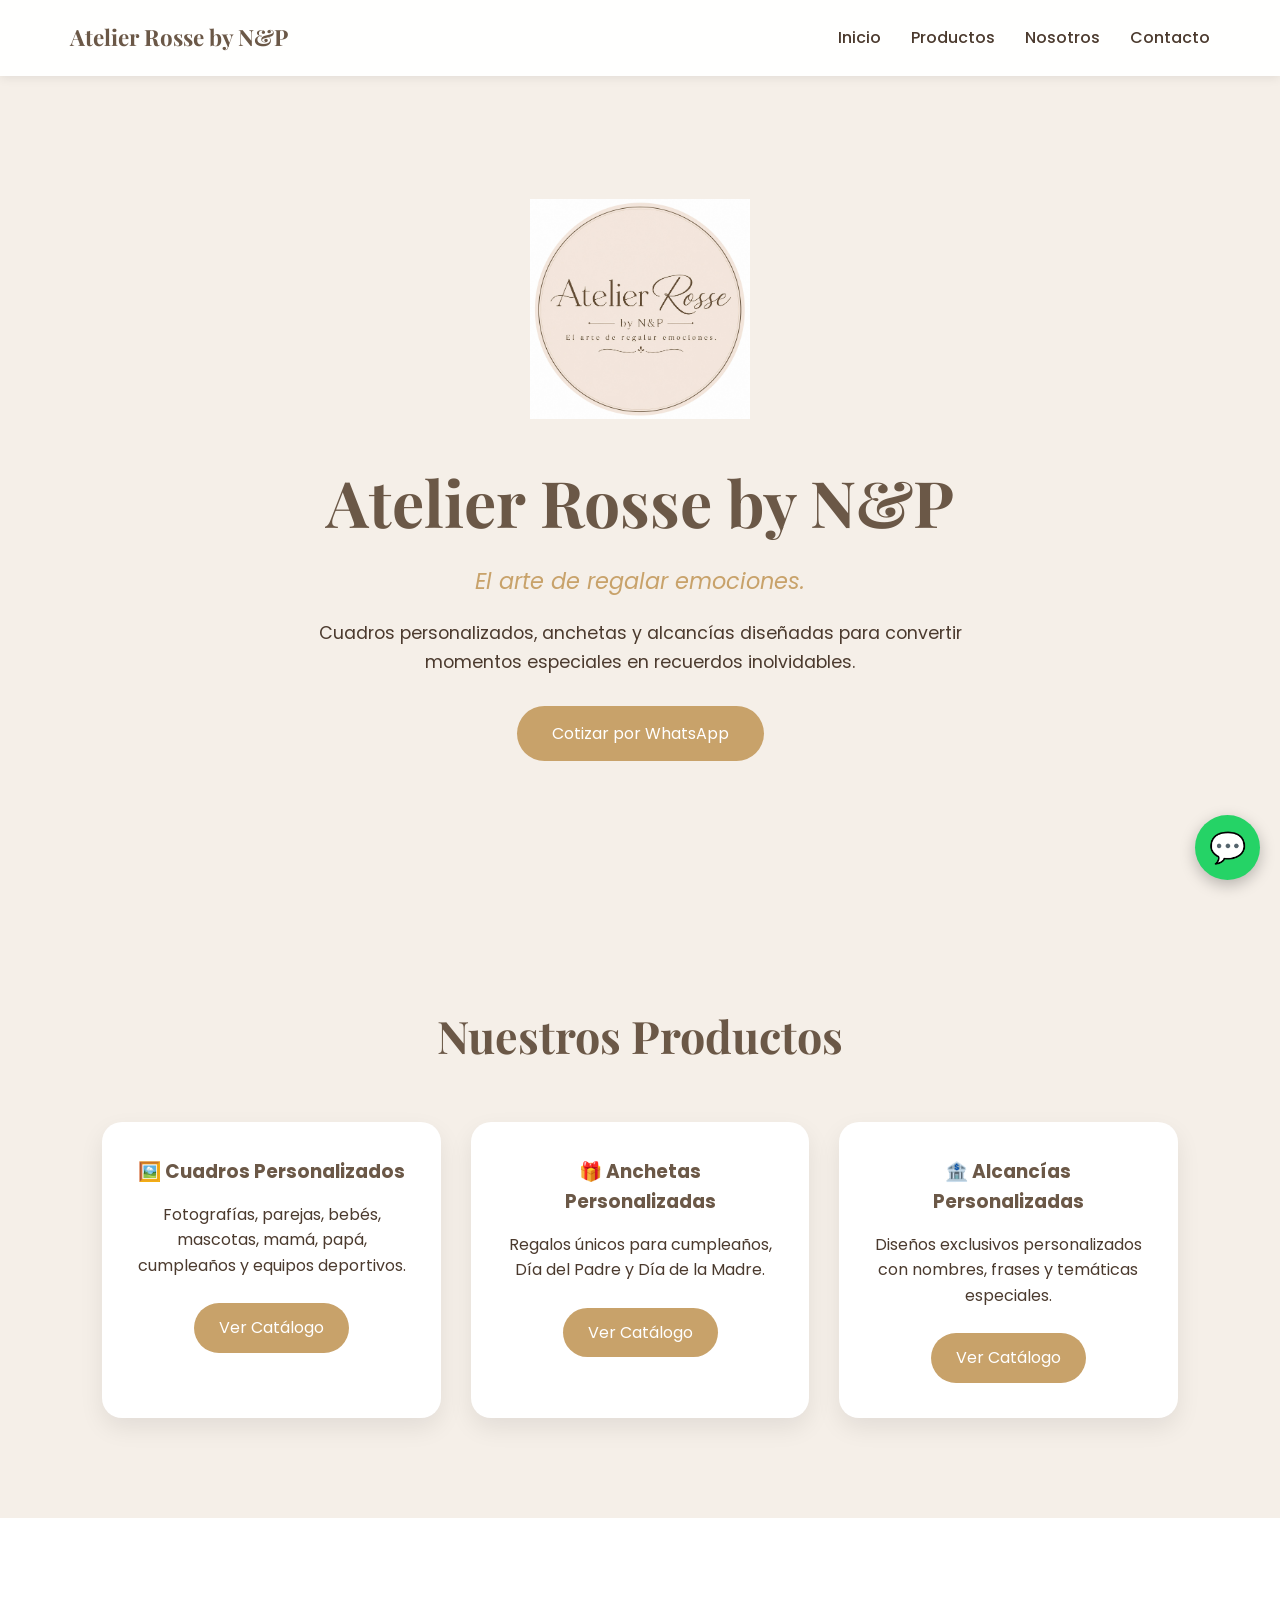
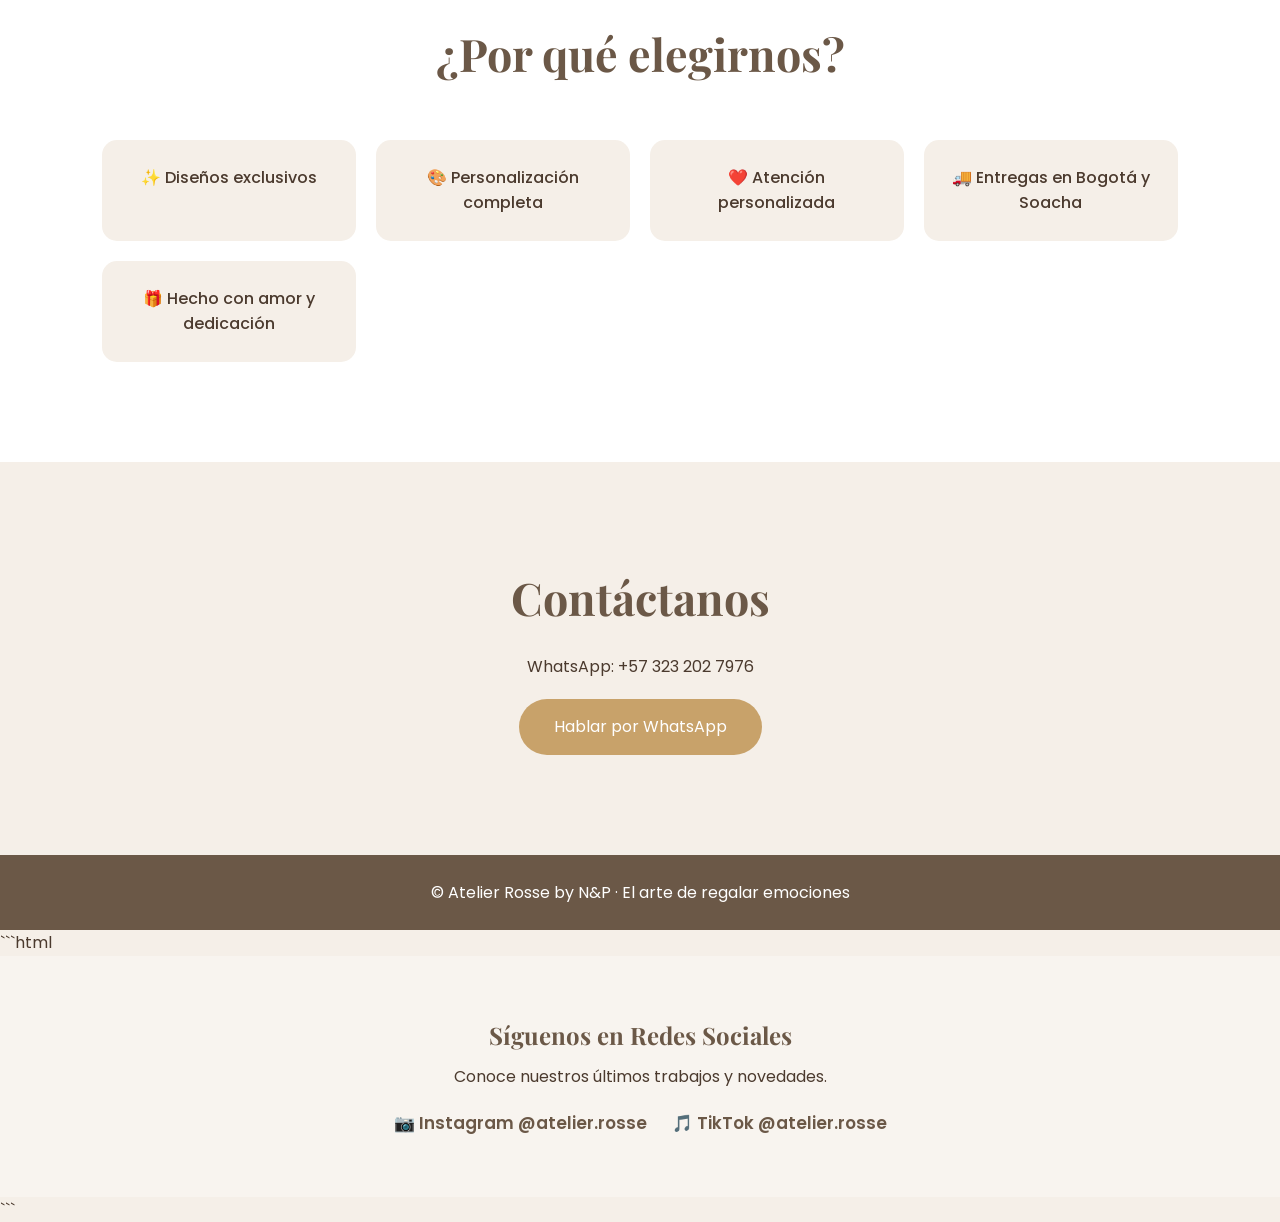
<file: index.html>
<!DOCTYPE html>
<html lang="es">

<head>
    <meta charset="UTF-8">
    <meta name="viewport" content="width=device-width, initial-scale=1.0">
    <title>Atelier Rosse by N&P</title>

    <link rel="stylesheet" href="css/style.css">

    <link href="https://fonts.googleapis.com/css2?family=Playfair+Display:wght@400;600;700&family=Poppins:wght@300;400;500;600&display=swap" rel="stylesheet">
</head>

<body>

    <!-- HEADER -->

    <header class="header">

        <nav class="navbar">

            <div class="logo-nav">
                Atelier Rosse by N&P
            </div>

            <ul class="menu">

                <li><a href="#inicio">Inicio</a></li>
                <li><a href="#productos">Productos</a></li>
                <li><a href="#beneficios">Nosotros</a></li>
                <li><a href="#contacto">Contacto</a></li>

            </ul>

        </nav>

    </header>

    <!-- HERO -->

    <section id="inicio" class="hero">

        <div class="hero-content">

            <img src="imagenes/logo.png"
                 alt="Atelier Rosse"
                 class="hero-logo">

            <h1>Atelier Rosse by N&P</h1>

            <p class="slogan">
                El arte de regalar emociones.
            </p>

            <p class="descripcion">
                Cuadros personalizados, anchetas y alcancías diseñadas para convertir momentos especiales en recuerdos inolvidables.
            </p>

            <a href="https://wa.me/573232027976?text=Hola,%20vi%20los%20productos%20de%20Atelier%20Rosse%20by%20N%26P%20y%20deseo%20solicitar%20una%20cotización."
               class="btn-principal">

                Cotizar por WhatsApp

            </a>

        </div>

    </section>

    <!-- PRODUCTOS -->

    <section id="productos" class="productos">

        <h2>Nuestros Productos</h2>

        <div class="cards">

            <div class="card">

                <h3>🖼️ Cuadros Personalizados</h3>

                <p>
                    Fotografías, parejas, bebés, mascotas, mamá, papá, cumpleaños y equipos deportivos.
                </p>

                <a href="Cuadros.html" class="btn-card">
                    Ver Catálogo
                </a>

            </div>

            <div class="card">

                <h3>🎁 Anchetas Personalizadas</h3>

                <p>
                    Regalos únicos para cumpleaños, Día del Padre y Día de la Madre.
                </p>

                <a href="Anchetas.html" class="btn-card">
                    Ver Catálogo
                </a>

            </div>

            <div class="card">

                <h3>🏦 Alcancías Personalizadas</h3>

                <p>
                    Diseños exclusivos personalizados con nombres, frases y temáticas especiales.
                </p>

                <a href="Alcancias.html" class="btn-card">
                    Ver Catálogo
                </a>

            </div>

        </div>

    </section>

    <!-- BENEFICIOS -->

    <section id="beneficios" class="beneficios">

        <h2>¿Por qué elegirnos?</h2>

        <div class="beneficios-grid">

            <div class="beneficio">
                ✨ Diseños exclusivos
            </div>

            <div class="beneficio">
                🎨 Personalización completa
            </div>

            <div class="beneficio">
                ❤️ Atención personalizada
            </div>

            <div class="beneficio">
                🚚 Entregas en Bogotá y Soacha
            </div>

            <div class="beneficio">
                🎁 Hecho con amor y dedicación
            </div>

        </div>

    </section>

    <!-- CONTACTO -->

    <section id="contacto" class="contacto">

        <h2>Contáctanos</h2>

        <p>WhatsApp: +57 323 202 7976</p>

        <a href="https://wa.me/573232027976"
           class="btn-principal">

            Hablar por WhatsApp

        </a>

    </section>

    <!-- FOOTER -->

    <footer class="footer">

        © Atelier Rosse by N&P · El arte de regalar emociones

    </footer>

    <!-- BOTON WHATSAPP -->

    <a href="https://wa.me/573232027976"
       class="whatsapp">

        💬

    </a>

</body>
```html
<footer class="footer-redes">

    <h2>Síguenos en Redes Sociales</h2>

    <p>Conoce nuestros últimos trabajos y novedades.</p>

    <div class="social-links">

        <a href="https://instagram.com/atelier.rosse" target="_blank">
            📷 Instagram @atelier.rosse
        </a>

        <a href="https://tiktok.com/@atelier.rosse" target="_blank">
            🎵 TikTok @atelier.rosse
        </a>

    </div>

</footer>
```

</html>
</file>
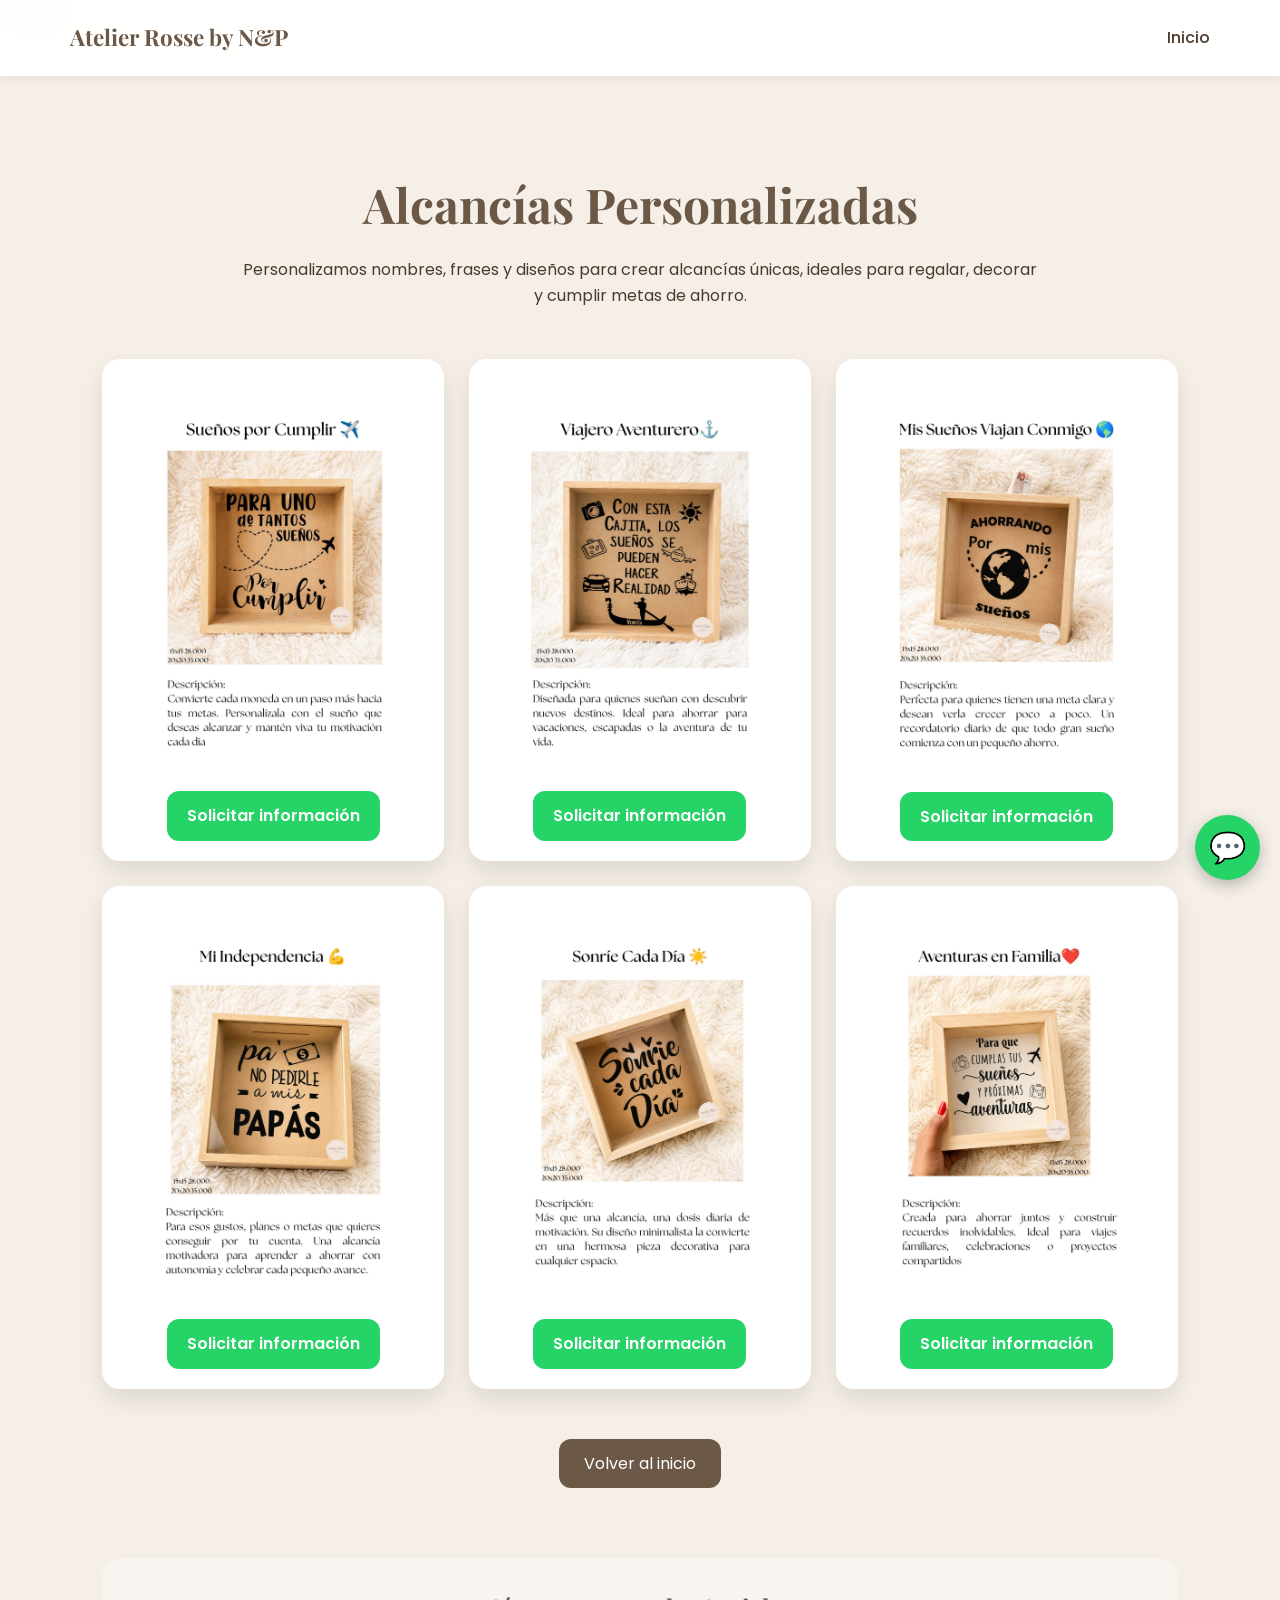
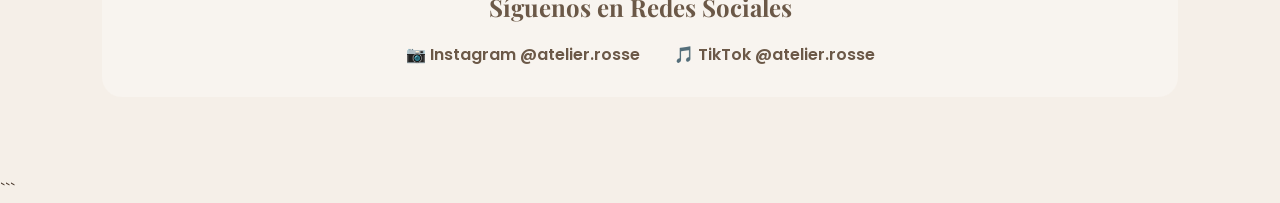
<file: Alcancias.html>
```html
<!DOCTYPE html>
<html lang="es">

<head>
    <meta charset="UTF-8">
    <meta name="viewport" content="width=device-width, initial-scale=1.0">
    <title>Alcancías Personalizadas | Atelier Rosse by N&P</title>

    <link rel="stylesheet" href="css/style.css">

    <link href="https://fonts.googleapis.com/css2?family=Playfair+Display:wght@400;600;700&family=Poppins:wght@300;400;500;600&display=swap"
        rel="stylesheet">

    <style>

        .catalogo{
            padding:140px 8% 80px;
        }

        .catalogo h1{
            text-align:center;
            font-family:'Playfair Display',serif;
            color:#6B5847;
            margin-bottom:15px;
            font-size:3rem;
        }

        .catalogo p{
            text-align:center;
            margin-bottom:50px;
            max-width:800px;
            margin-left:auto;
            margin-right:auto;
        }

        .grid{
            display:grid;
            grid-template-columns:repeat(auto-fit,minmax(260px,1fr));
            gap:25px;
        }

        .card{
            background:#fff;
            border-radius:18px;
            overflow:hidden;
            box-shadow:0 10px 25px rgba(0,0,0,.10);
            transition:.3s;
            text-align:center;
            padding-bottom:20px;
        }

        .card:hover{
            transform:translateY(-8px);
        }

        .card img{
            width:100%;
            display:block;
        }

        .card a{
            display:inline-block;
            margin-top:15px;
            padding:12px 20px;
            background:#25D366;
            color:#fff;
            border-radius:12px;
            text-decoration:none;
            font-weight:600;
            transition:.3s;
        }

        .card a:hover{
            transform:scale(1.05);
        }

        .volver{
            text-align:center;
            margin-top:50px;
        }

        .btn-principal{
            padding:12px 25px;
            background:#6B5847;
            color:#fff;
            text-decoration:none;
            border-radius:12px;
            display:inline-block;
        }

        .redes{
            margin-top:70px;
            text-align:center;
            padding:30px;
            background:#f8f4ef;
            border-radius:20px;
        }

        .redes h2{
            color:#6B5847;
            margin-bottom:15px;
            font-family:'Playfair Display',serif;
        }

        .redes a{
            text-decoration:none;
            color:#6B5847;
            font-weight:600;
            margin:0 15px;
        }

    </style>

</head>

<body>

<header class="header">

    <nav class="navbar">

        <div class="logo-nav">
            Atelier Rosse by N&P
        </div>

        <ul class="menu">
            <li><a href="index.html">Inicio</a></li>
        </ul>

    </nav>

</header>

<section class="catalogo">

    <h1>Alcancías Personalizadas</h1>

    <p>
        Personalizamos nombres, frases y diseños para crear alcancías únicas,
        ideales para regalar, decorar y cumplir metas de ahorro.
    </p>

    <div class="grid" id="grid"></div>

    <div class="volver">
        <a href="index.html" class="btn-principal">
            Volver al inicio
        </a>
    </div>

    <div class="redes">
        <h2>Síguenos en Redes Sociales</h2>

        <a href="https://instagram.com/atelier.rosse" target="_blank">
            📷 Instagram @atelier.rosse
        </a>

        <a href="https://tiktok.com/@atelier.rosse" target="_blank">
            🎵 TikTok @atelier.rosse
        </a>
    </div>

</section>

<a href="https://wa.me/573232027976" class="whatsapp">
    💬
</a>

<script>

const grid = document.getElementById("grid");

for(let i = 1; i <= 6; i++){

    const mensaje = encodeURIComponent(
`Hola, estoy interesado(a) en un producto de Atelier Rosse.

Producto seleccionado: Alcancía Personalizada #${i}

📏 Medidas disponibles:
• 15x15 cm — $28.000
• 20x20 cm — $35.000

Deseo recibir más información, disponibilidad y cotización.`
    );

    const card = document.createElement("div");

    card.className = "card";

    card.innerHTML = `
        <img src="imagenes/Alcancias/${i}.jpg" alt="Alcancía Personalizada">

        <a href="https://wa.me/573232027976?text=${mensaje}" target="_blank">
            Solicitar información
        </a>
    `;

    grid.appendChild(card);
}

</script>

</body>

</html>
```
</file>
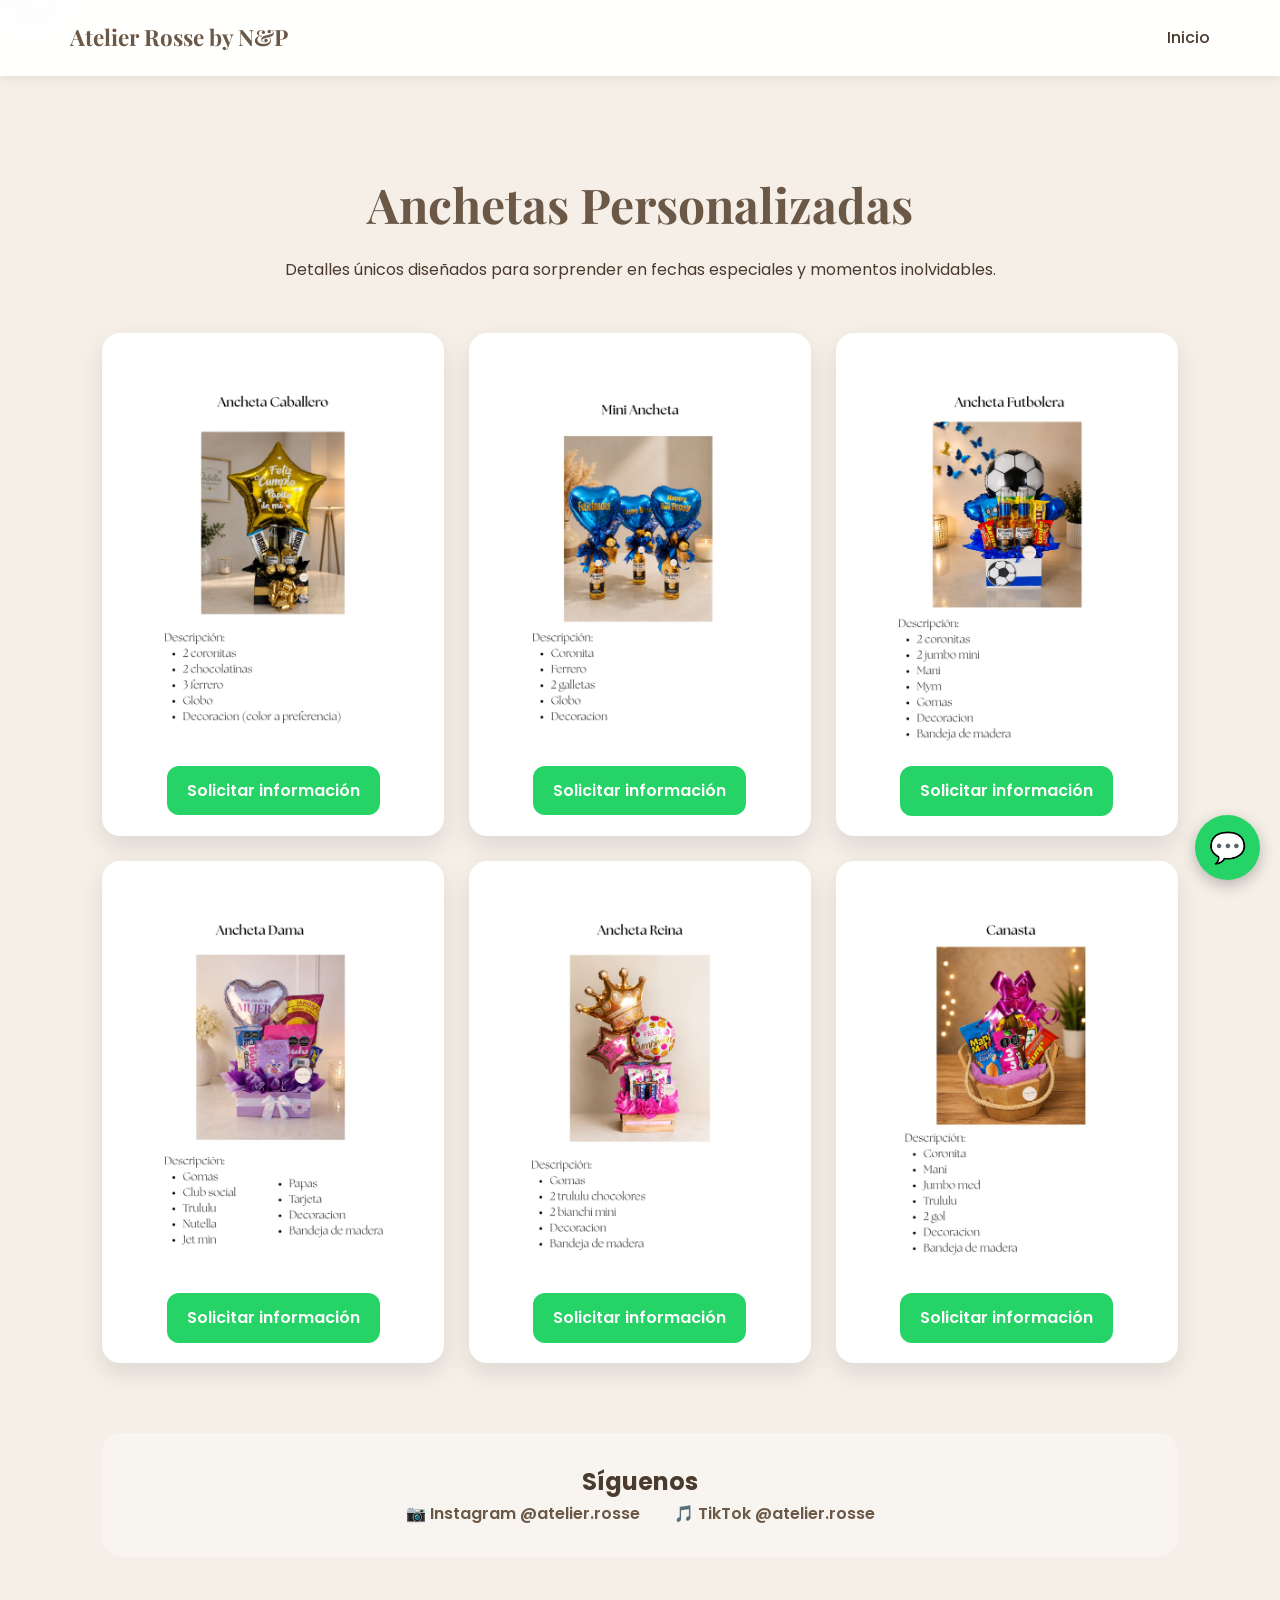
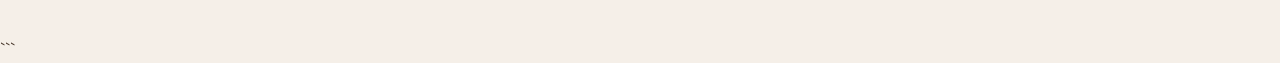
<file: Anchetas.html>
```html
<!DOCTYPE html>
<html lang="es">

<head>
    <meta charset="UTF-8">
    <meta name="viewport" content="width=device-width, initial-scale=1.0">
    <title>Anchetas Personalizadas | Atelier Rosse by N&P</title>

    <link rel="stylesheet" href="css/style.css">

    <link href="https://fonts.googleapis.com/css2?family=Playfair+Display:wght@400;600;700&family=Poppins:wght@300;400;500;600&display=swap"
        rel="stylesheet">

    <style>

        .catalogo{
            padding:140px 8% 80px;
        }

        .catalogo h1{
            text-align:center;
            font-family:'Playfair Display',serif;
            color:#6B5847;
            margin-bottom:15px;
            font-size:3rem;
        }

        .catalogo p{
            text-align:center;
            margin-bottom:50px;
            max-width:800px;
            margin-left:auto;
            margin-right:auto;
        }

        .grid{
            display:grid;
            grid-template-columns:repeat(auto-fit,minmax(260px,1fr));
            gap:25px;
        }

        .card{
            background:#fff;
            border-radius:18px;
            overflow:hidden;
            box-shadow:0 10px 25px rgba(0,0,0,.10);
            text-align:center;
            padding-bottom:20px;
        }

        .card img{
            width:100%;
            display:block;
        }

        .card a{
            display:inline-block;
            margin-top:15px;
            padding:12px 20px;
            background:#25D366;
            color:#fff;
            border-radius:12px;
            text-decoration:none;
            font-weight:600;
        }

        .redes{
            margin-top:70px;
            text-align:center;
            padding:30px;
            background:#f8f4ef;
            border-radius:20px;
        }

        .redes a{
            text-decoration:none;
            color:#6B5847;
            font-weight:600;
            margin:0 15px;
        }

    </style>

</head>

<body>

<header class="header">
    <nav class="navbar">
        <div class="logo-nav">
            Atelier Rosse by N&P
        </div>

        <ul class="menu">
            <li><a href="index.html">Inicio</a></li>
        </ul>
    </nav>
</header>

<section class="catalogo">

    <h1>Anchetas Personalizadas</h1>

    <p>
        Detalles únicos diseñados para sorprender en fechas especiales y momentos inolvidables.
    </p>

    <div class="grid" id="grid"></div>

    <div class="redes">

        <h2>Síguenos</h2>

        <a href="https://instagram.com/atelier.rosse" target="_blank">
            📷 Instagram @atelier.rosse
        </a>

        <a href="https://tiktok.com/@atelier.rosse" target="_blank">
            🎵 TikTok @atelier.rosse
        </a>

    </div>

</section>

<a href="https://wa.me/573232027976" class="whatsapp">
💬
</a>

<script>

const grid = document.getElementById("grid");

for(let i=1;i<=6;i++){

const mensaje = encodeURIComponent(
`Hola, estoy interesado(a) en un producto de Atelier Rosse.

Producto seleccionado: Ancheta Personalizada #${i}

Deseo recibir más información, disponibilidad y cotización.`
);

const card = document.createElement("div");

card.className = "card";

card.innerHTML = `
<img src="imagenes/Anchetas/${i}.jpg" alt="Ancheta">

<a href="https://wa.me/573232027976?text=${mensaje}" target="_blank">
Solicitar información
</a>
`;

grid.appendChild(card);

}

</script>

</body>
</html>
```
</file>
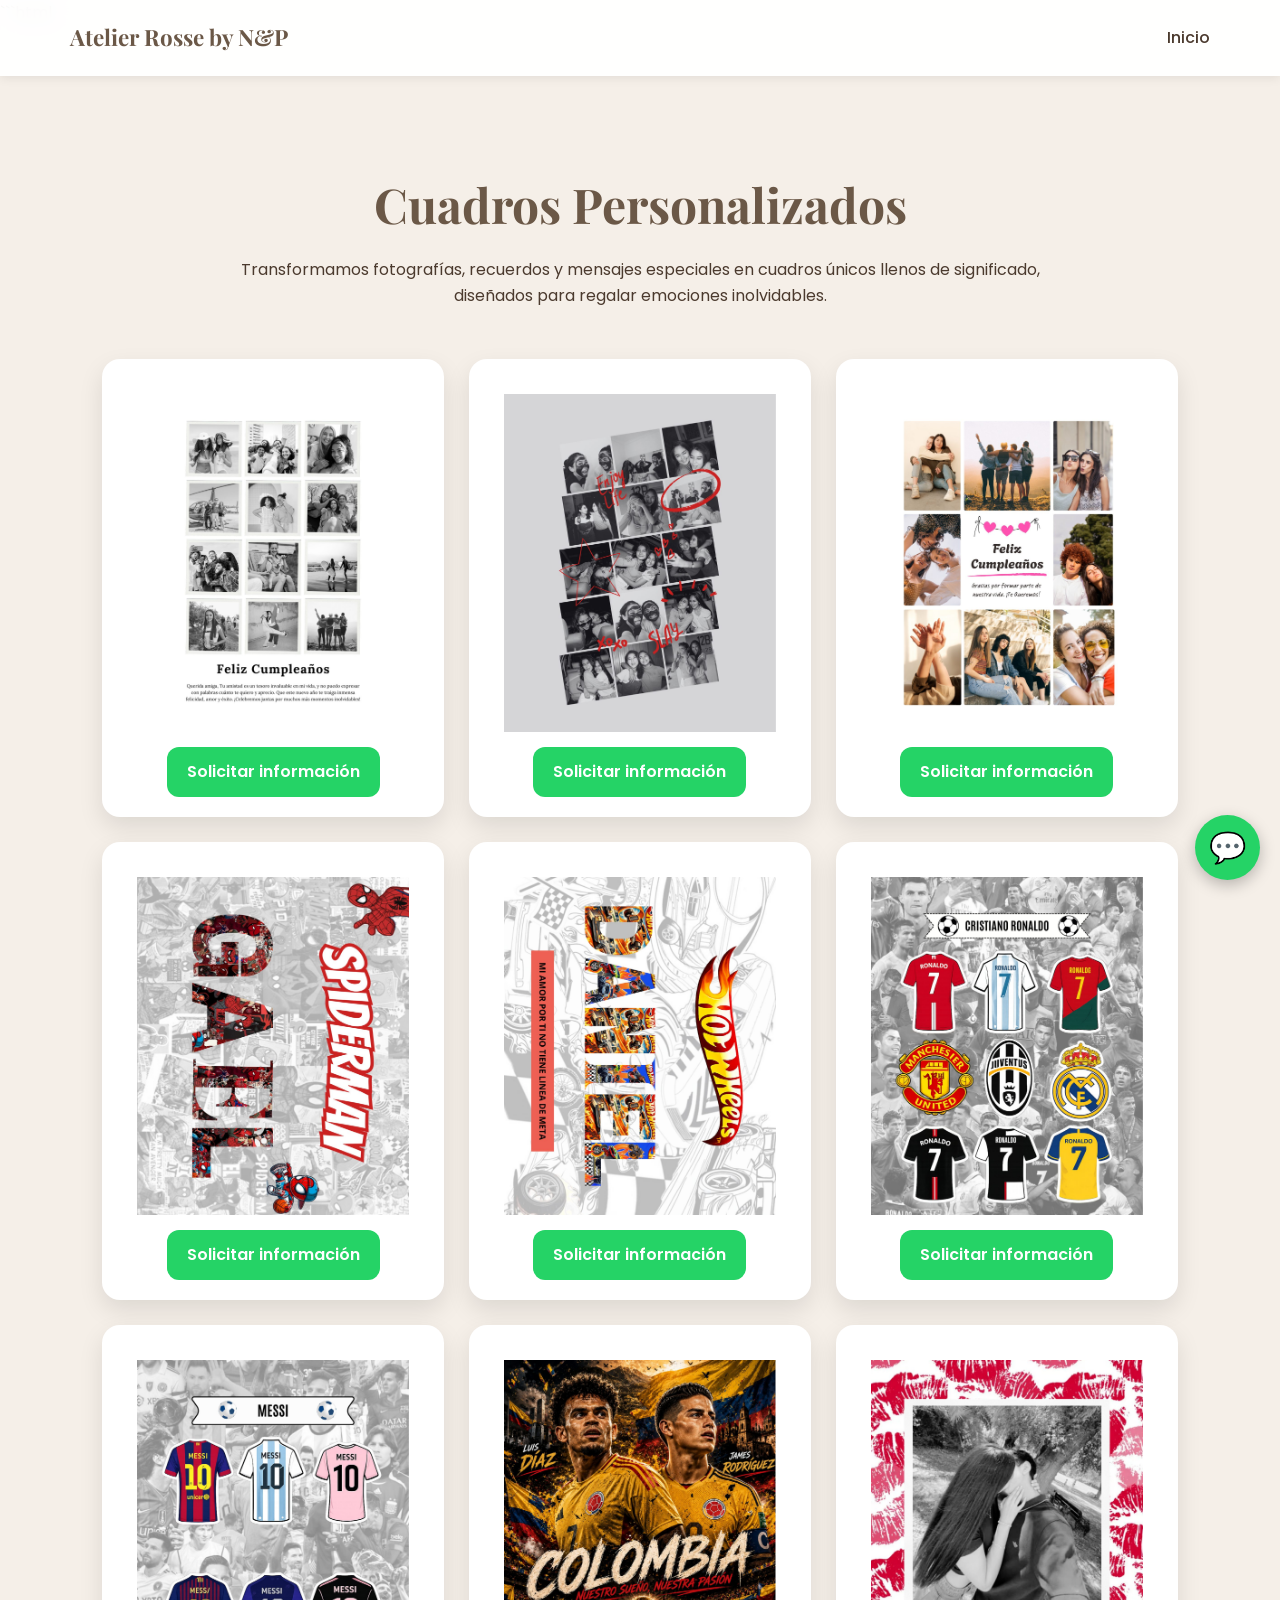
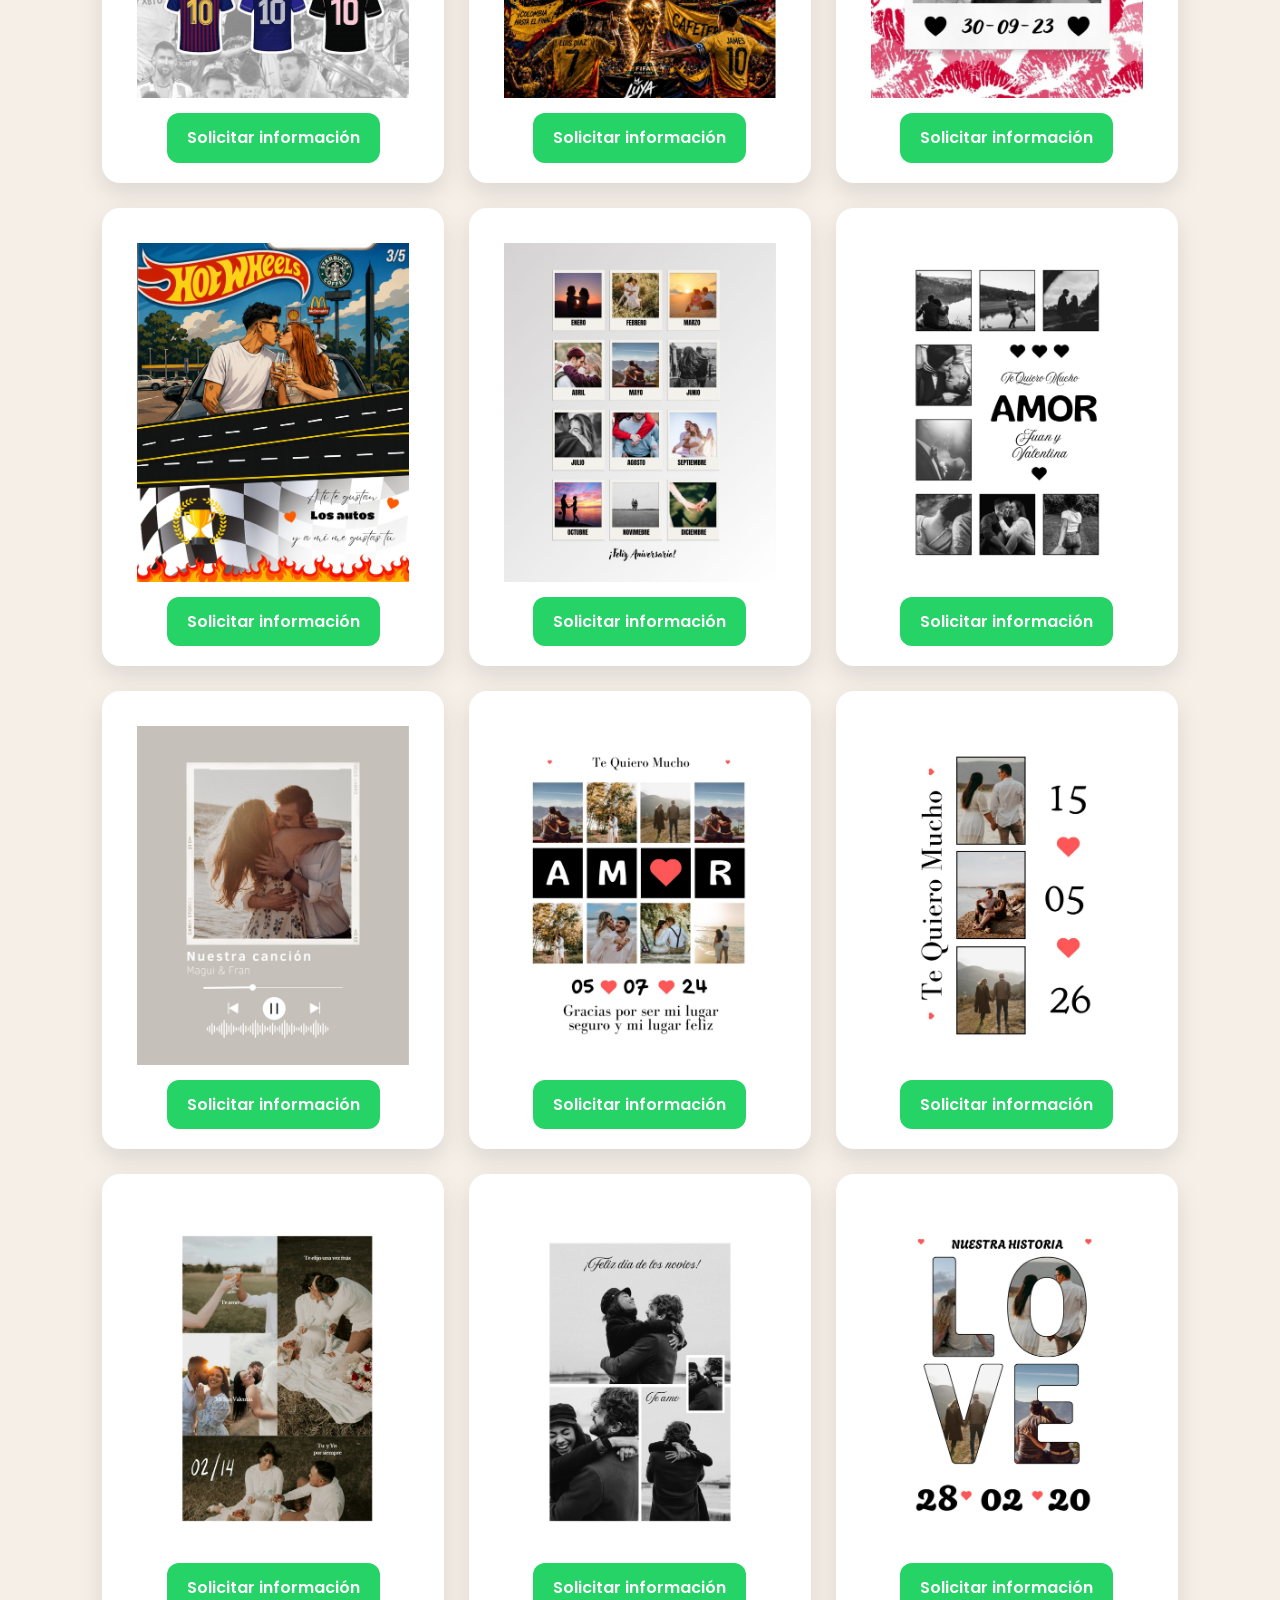
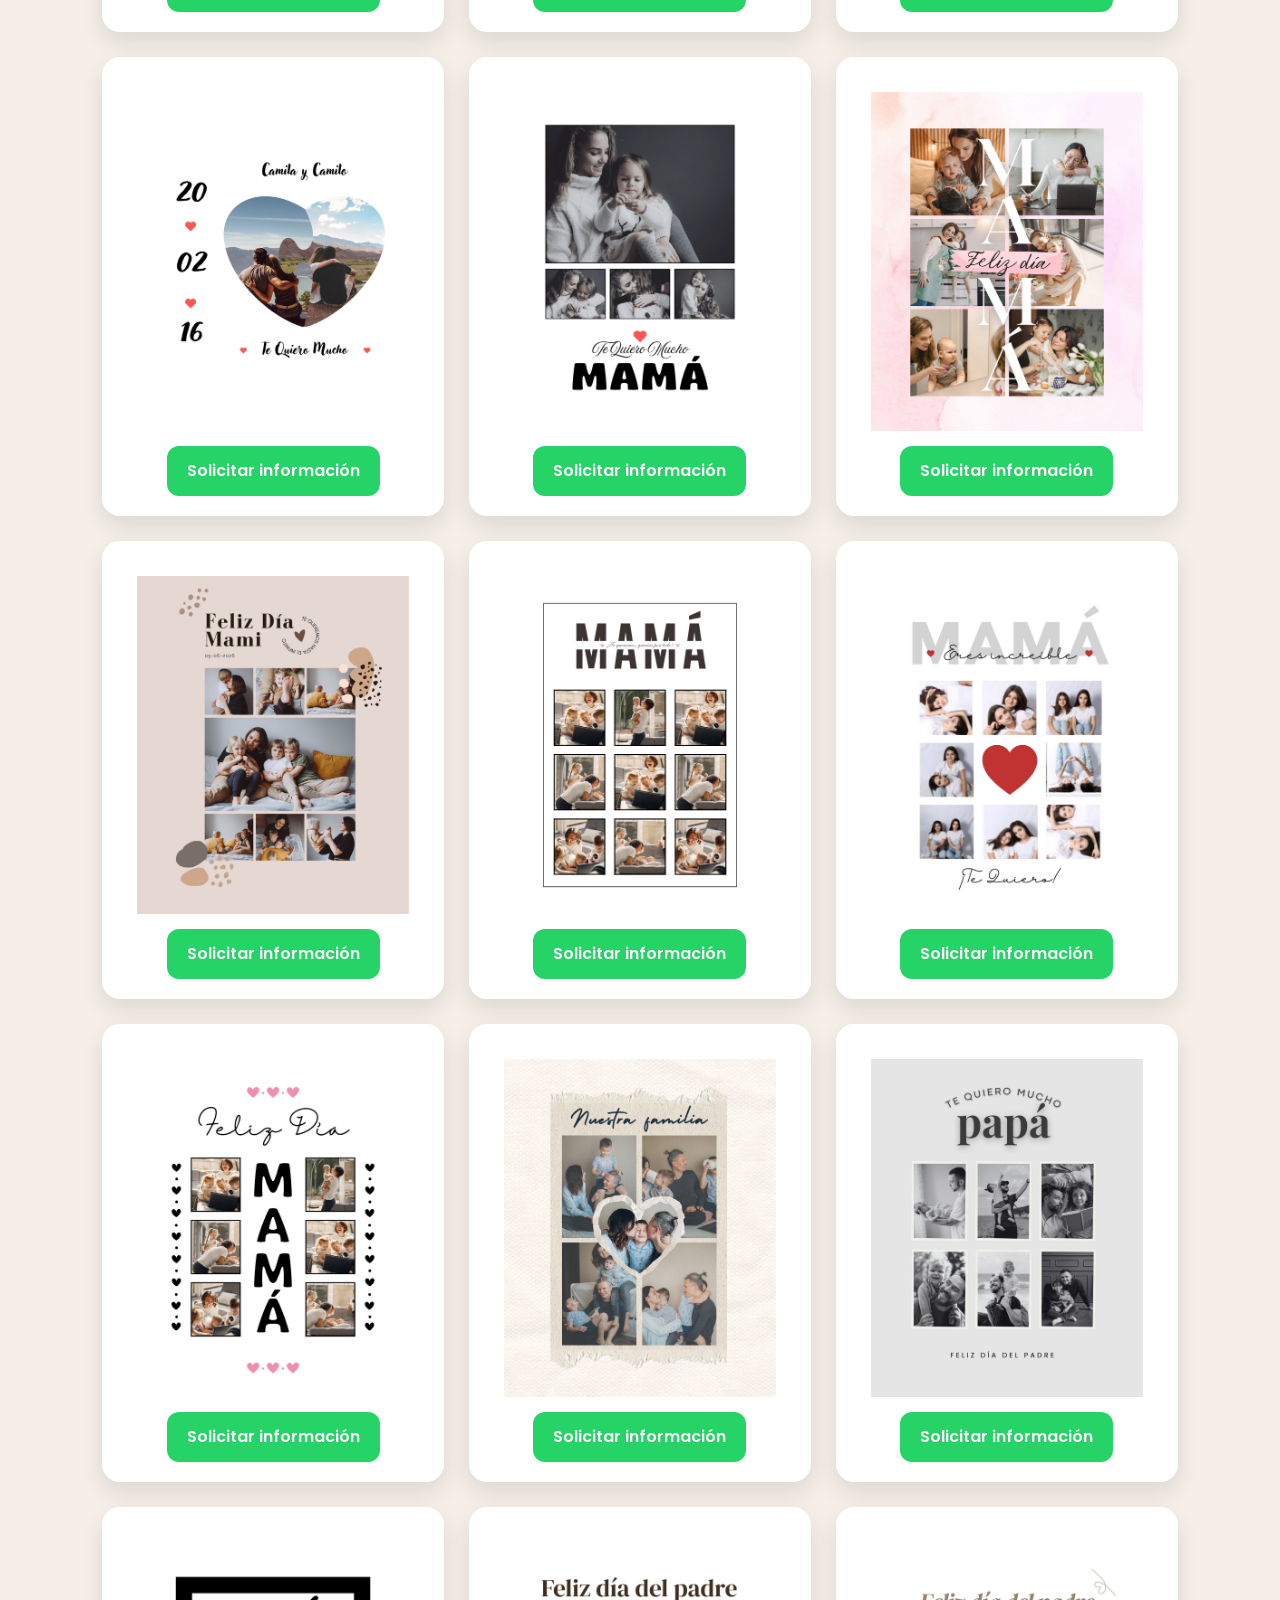
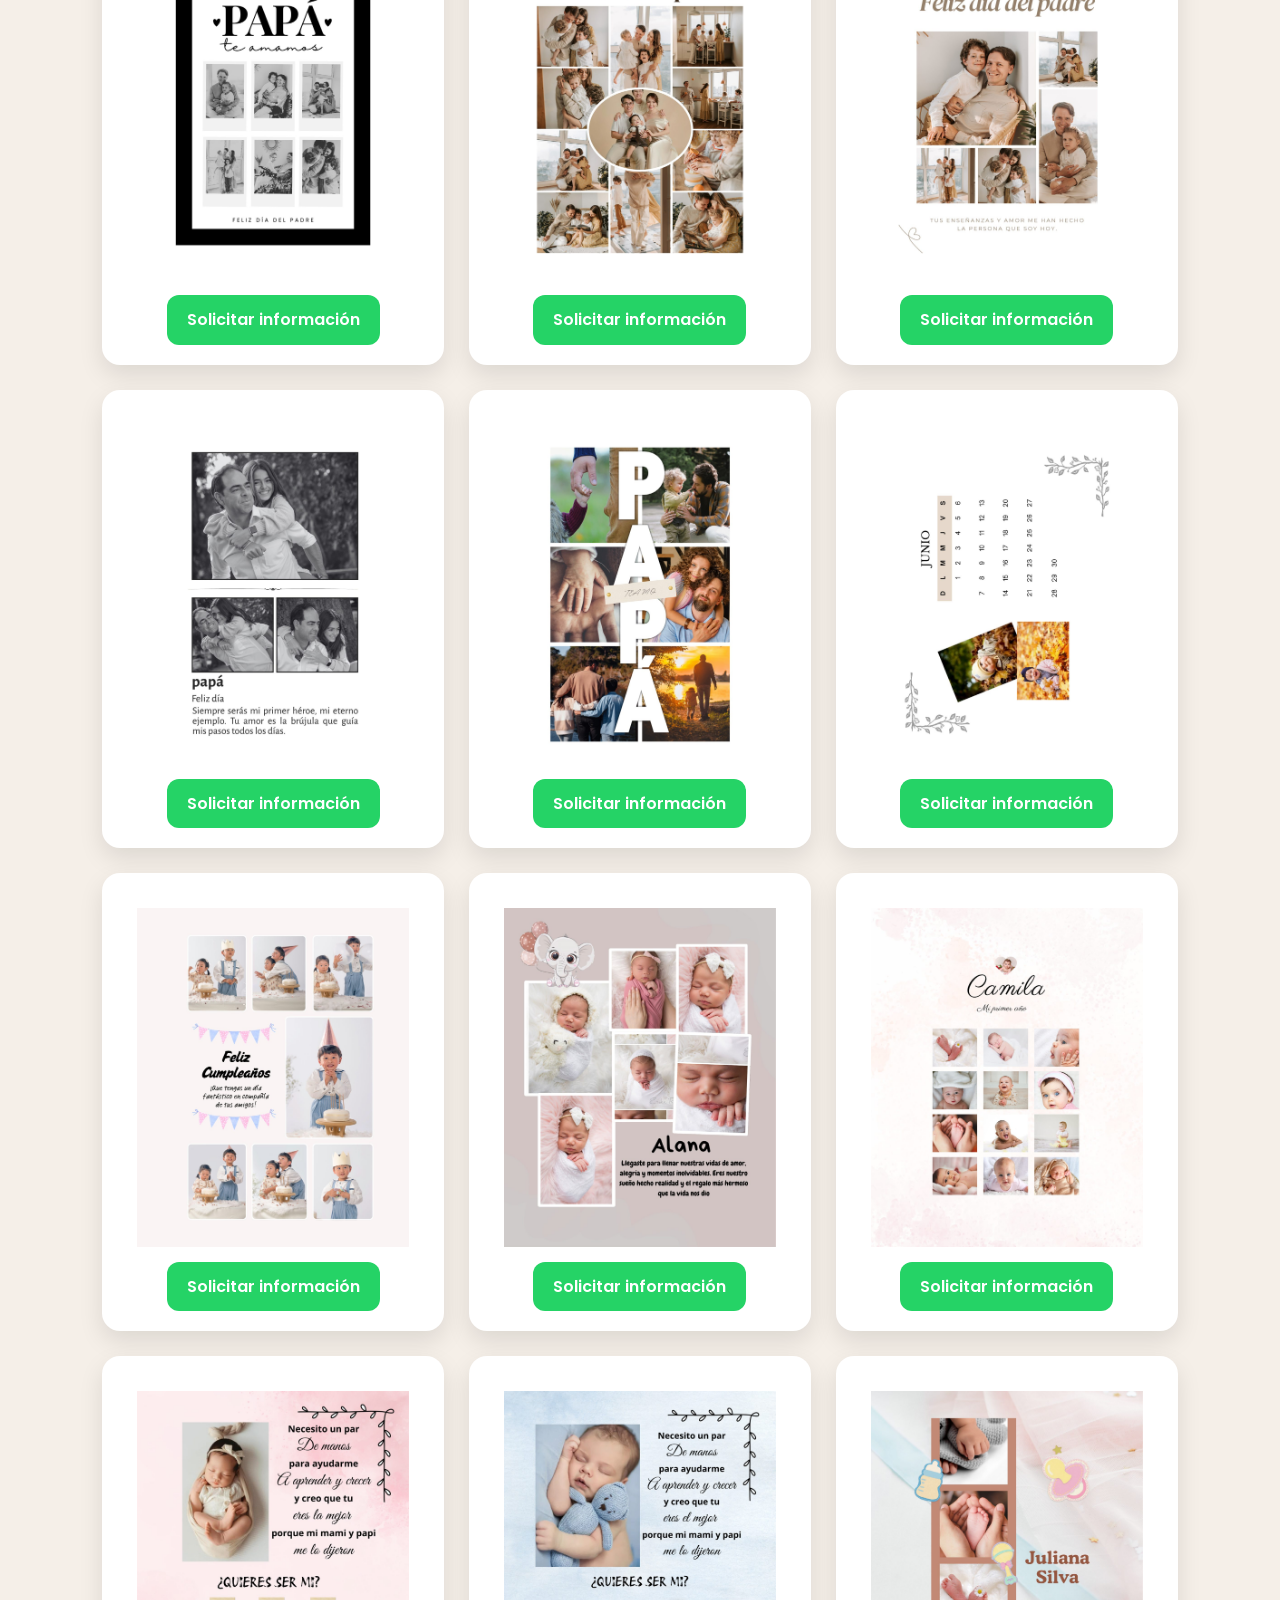
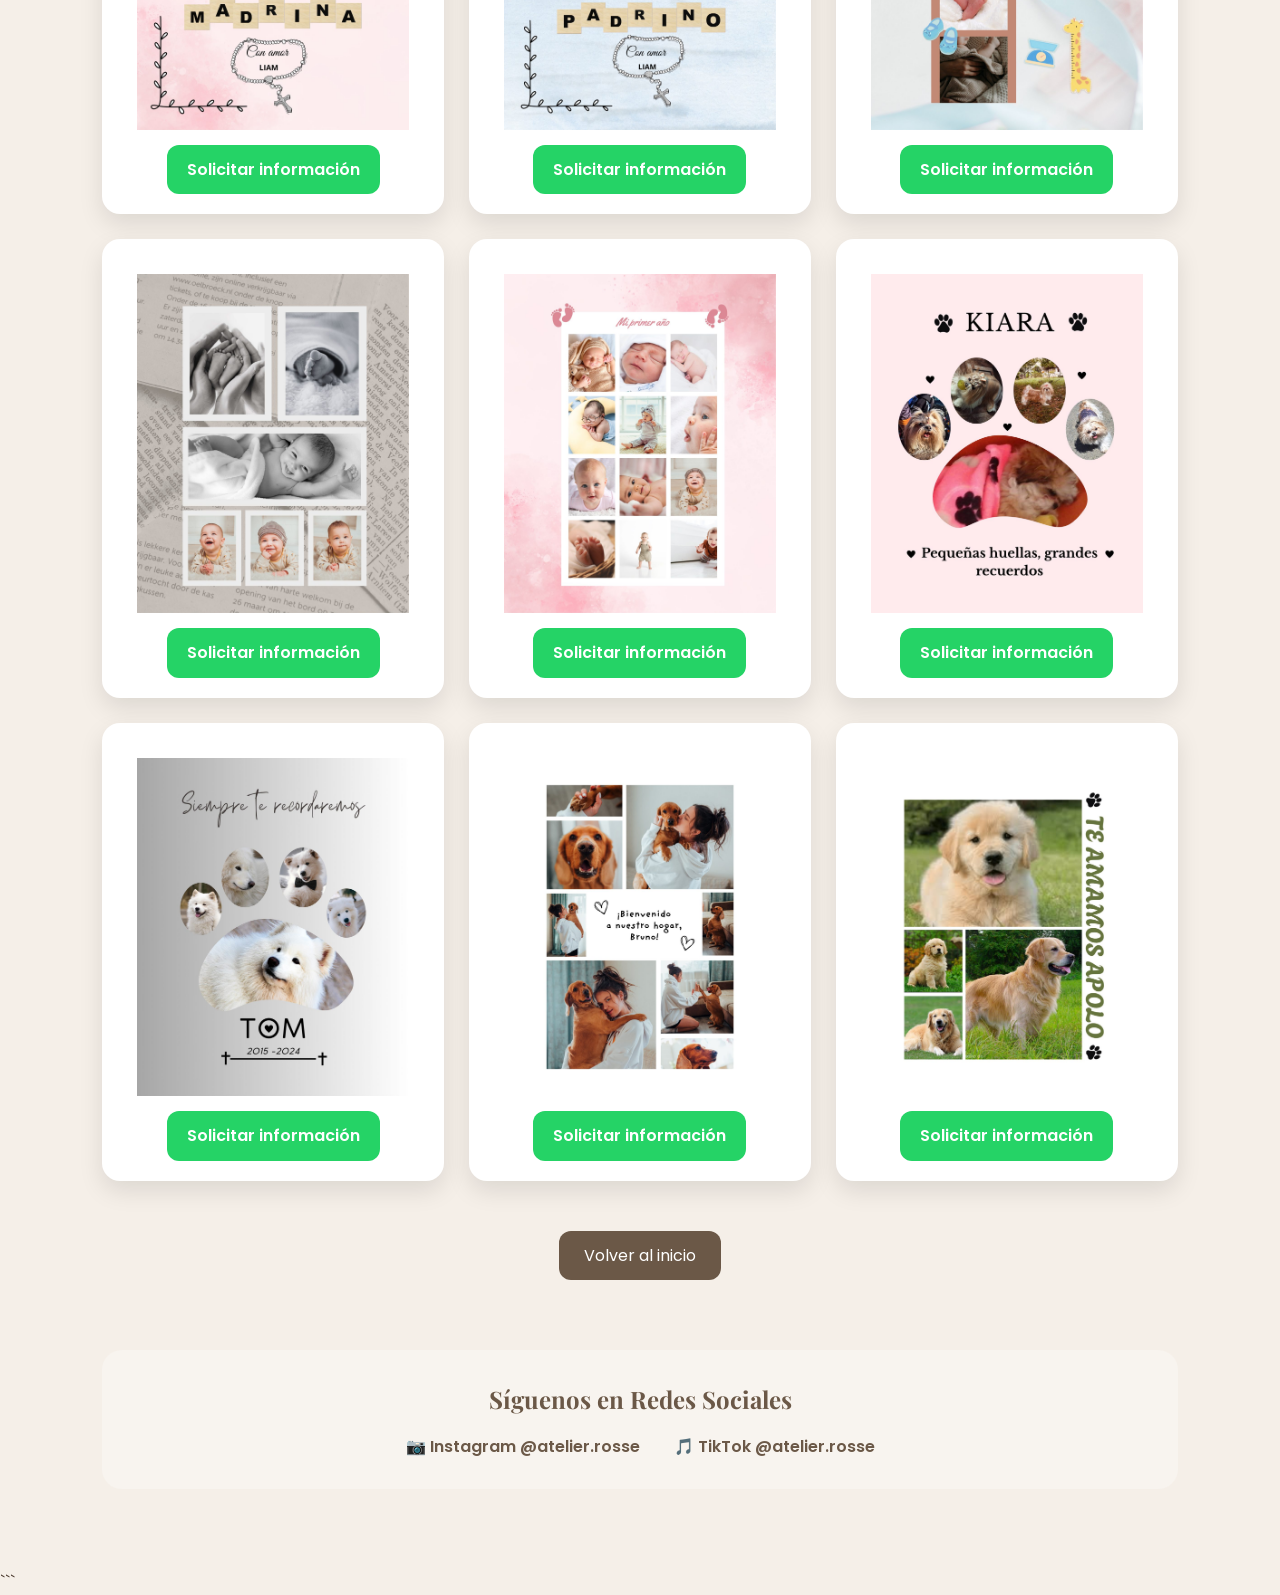
<file: Cuadros.html>
```html
<!DOCTYPE html>
<html lang="es">

<head>
    <meta charset="UTF-8">
    <meta name="viewport" content="width=device-width, initial-scale=1.0">
    <title>Cuadros Personalizados | Atelier Rosse by N&P</title>

    <link rel="stylesheet" href="css/style.css">

    <link href="https://fonts.googleapis.com/css2?family=Playfair+Display:wght@400;600;700&family=Poppins:wght@300;400;500;600&display=swap"
        rel="stylesheet">

    <style>

        .catalogo{
            padding:140px 8% 80px;
        }

        .catalogo h1{
            text-align:center;
            font-family:'Playfair Display',serif;
            color:#6B5847;
            margin-bottom:15px;
            font-size:3rem;
        }

        .catalogo p{
            text-align:center;
            margin-bottom:50px;
            max-width:800px;
            margin-left:auto;
            margin-right:auto;
        }

        .grid{
            display:grid;
            grid-template-columns:repeat(auto-fit,minmax(260px,1fr));
            gap:25px;
        }

        .card{
            background:#fff;
            border-radius:18px;
            overflow:hidden;
            box-shadow:0 10px 25px rgba(0,0,0,.10);
            transition:.3s;
            text-align:center;
            padding-bottom:20px;
        }

        .card:hover{
            transform:translateY(-8px);
        }

        .card img{
            width:100%;
            display:block;
        }

        .card a{
            display:inline-block;
            margin-top:15px;
            padding:12px 20px;
            background:#25D366;
            color:#fff;
            border-radius:12px;
            text-decoration:none;
            font-weight:600;
            transition:.3s;
        }

        .card a:hover{
            transform:scale(1.05);
        }

        .volver{
            text-align:center;
            margin-top:50px;
        }

        .btn-principal{
            padding:12px 25px;
            background:#6B5847;
            color:#fff;
            text-decoration:none;
            border-radius:12px;
            display:inline-block;
        }

        .redes{
            margin-top:70px;
            text-align:center;
            padding:30px;
            background:#f8f4ef;
            border-radius:20px;
        }

        .redes h2{
            color:#6B5847;
            margin-bottom:15px;
            font-family:'Playfair Display',serif;
        }

        .redes a{
            text-decoration:none;
            color:#6B5847;
            font-weight:600;
            margin:0 15px;
        }

    </style>

</head>

<body>

<header class="header">

    <nav class="navbar">

        <div class="logo-nav">
            Atelier Rosse by N&P
        </div>

        <ul class="menu">
            <li><a href="index.html">Inicio</a></li>
        </ul>

    </nav>

</header>

<section class="catalogo">

    <h1>Cuadros Personalizados</h1>

    <p>
        Transformamos fotografías, recuerdos y mensajes especiales
        en cuadros únicos llenos de significado, diseñados para
        regalar emociones inolvidables.
    </p>

    <div class="grid" id="grid"></div>

    <div class="volver">

        <a href="index.html" class="btn-principal">
            Volver al inicio
        </a>

    </div>

    <div class="redes">
        <h2>Síguenos en Redes Sociales</h2>

        <a href="https://instagram.com/atelier.rosse" target="_blank">
            📷 Instagram @atelier.rosse
        </a>

        <a href="https://tiktok.com/@atelier.rosse" target="_blank">
            🎵 TikTok @atelier.rosse
        </a>
    </div>

</section>

<a href="https://wa.me/573232027976" class="whatsapp">
    💬
</a>

<script>

const grid = document.getElementById("grid");

for(let i = 1; i <= 45; i++){

    const mensaje = encodeURIComponent(
`Hola, estoy interesado(a) en un producto de Atelier Rosse.

Producto seleccionado: Cuadro Personalizado #${i}

Deseo recibir más información, disponibilidad y cotización.`
    );

    const card = document.createElement("div");

    card.className = "card";

    card.innerHTML = `
        <img src="imagenes/Cuadros/${i}.jpg" alt="Cuadro Personalizado">

        <a href="https://wa.me/573232027976?text=${mensaje}" target="_blank">
            Solicitar información
        </a>
    `;

    grid.appendChild(card);
}

</script>

</body>

</html>
```
</file>
<file: css/style.css>
:root{
    --beige:#F5EFE8;
    --blanco:#FFFFFF;
    --cafe:#6B5847;
    --cafe-oscuro:#4B3A2E;
    --dorado:#C8A26A;
}

*{
    margin:0;
    padding:0;
    box-sizing:border-box;
}

html{
    scroll-behavior:smooth;
}

body{
    font-family:'Poppins',sans-serif;
    background:var(--beige);
    color:var(--cafe-oscuro);
    line-height:1.6;
}

/* HEADER */

.header{
    position:fixed;
    top:0;
    left:0;
    width:100%;
    background:rgba(255,255,255,.95);
    backdrop-filter:blur(10px);
    box-shadow:0 2px 10px rgba(0,0,0,.08);
    z-index:1000;
}

.navbar{
    max-width:1200px;
    margin:auto;
    display:flex;
    justify-content:space-between;
    align-items:center;
    padding:20px 30px;
}

.logo-nav{
    font-family:'Playfair Display',serif;
    font-size:1.4rem;
    font-weight:700;
    color:var(--cafe);
}

.menu{
    display:flex;
    list-style:none;
    gap:30px;
}

.menu a{
    text-decoration:none;
    color:var(--cafe-oscuro);
    font-weight:500;
    transition:.3s;
}

.menu a:hover{
    color:var(--dorado);
}

/* HERO */

.hero{
    min-height:100vh;
    display:flex;
    justify-content:center;
    align-items:center;
    text-align:center;
    padding:140px 20px 80px;
}

.hero-content{
    max-width:850px;
}

.hero-logo{
    width:220px;
    max-width:90%;
    margin-bottom:25px;
}

.hero h1{
    font-family:'Playfair Display',serif;
    font-size:4rem;
    color:var(--cafe);
    margin-bottom:10px;
}

.slogan{
    font-size:1.4rem;
    color:var(--dorado);
    margin-bottom:20px;
    font-style:italic;
}

.descripcion{
    max-width:700px;
    margin:0 auto 30px;
    font-size:1.1rem;
}

.btn-principal{
    display:inline-block;
    background:var(--dorado);
    color:white;
    text-decoration:none;
    padding:15px 35px;
    border-radius:50px;
    transition:.3s;
    border:none;
    cursor:pointer;
}

.btn-principal:hover{
    transform:translateY(-3px);
}

/* PRODUCTOS */

.productos{
    padding:100px 8%;
}

.productos h2{
    text-align:center;
    font-family:'Playfair Display',serif;
    font-size:2.8rem;
    color:var(--cafe);
    margin-bottom:50px;
}

.cards{
    display:grid;
    grid-template-columns:repeat(auto-fit,minmax(300px,1fr));
    gap:30px;
}

.card{
    background:white;
    padding:35px;
    border-radius:20px;
    text-align:center;
    box-shadow:0 10px 25px rgba(0,0,0,.08);
    transition:.3s;
}

.card:hover{
    transform:translateY(-10px);
}

.card h3{
    color:var(--cafe);
    margin-bottom:15px;
}

.card p{
    margin-bottom:25px;
}

.btn-card{
    display:inline-block;
    text-decoration:none;
    background:var(--dorado);
    color:white;
    padding:12px 25px;
    border-radius:30px;
}

/* BENEFICIOS */

.beneficios{
    padding:100px 8%;
    background:white;
}

.beneficios h2{
    text-align:center;
    font-family:'Playfair Display',serif;
    font-size:2.8rem;
    color:var(--cafe);
    margin-bottom:50px;
}

.beneficios-grid{
    display:grid;
    grid-template-columns:repeat(auto-fit,minmax(220px,1fr));
    gap:20px;
}

.beneficio{
    background:var(--beige);
    padding:25px;
    border-radius:15px;
    text-align:center;
    font-weight:500;
}

/* CONTACTO */

.contacto{
    padding:100px 20px;
    text-align:center;
}

.contacto h2{
    font-family:'Playfair Display',serif;
    font-size:2.8rem;
    color:var(--cafe);
    margin-bottom:20px;
}

.contacto p{
    margin-bottom:20px;
}

/* FOOTER */

.footer{
    background:var(--cafe);
    color:white;
    text-align:center;
    padding:25px;
}

/* REDES */

.footer-redes{
    background:#f8f4ef;
    text-align:center;
    padding:60px 20px;
}

.footer-redes h2{
    color:#6B5847;
    margin-bottom:10px;
    font-family:'Playfair Display',serif;
}

.footer-redes p{
    margin-bottom:20px;
}

.social-links{
    display:flex;
    justify-content:center;
    gap:25px;
    flex-wrap:wrap;
}

.social-links a{
    text-decoration:none;
    color:#6B5847;
    font-weight:600;
    font-size:1.05rem;
    transition:.3s;
}

.social-links a:hover{
    color:#B08D57;
}

/* WHATSAPP */

.whatsapp{
    position:fixed;
    bottom:20px;
    right:20px;
    width:65px;
    height:65px;
    background:#25D366;
    color:white;
    text-decoration:none;
    border-radius:50%;
    display:flex;
    justify-content:center;
    align-items:center;
    font-size:30px;
    box-shadow:0 5px 15px rgba(0,0,0,.25);
    z-index:1000;
}

/* RESPONSIVE */

@media(max-width:768px){

    .hero h1{
        font-size:2.5rem;
    }

    .hero-logo{
        width:160px;
    }

    .menu{
        display:none;
    }

    .productos h2,
    .beneficios h2,
    .contacto h2{
        font-size:2rem;
    }

    .social-links{
        flex-direction:column;
        gap:15px;
    }
}
</file>
